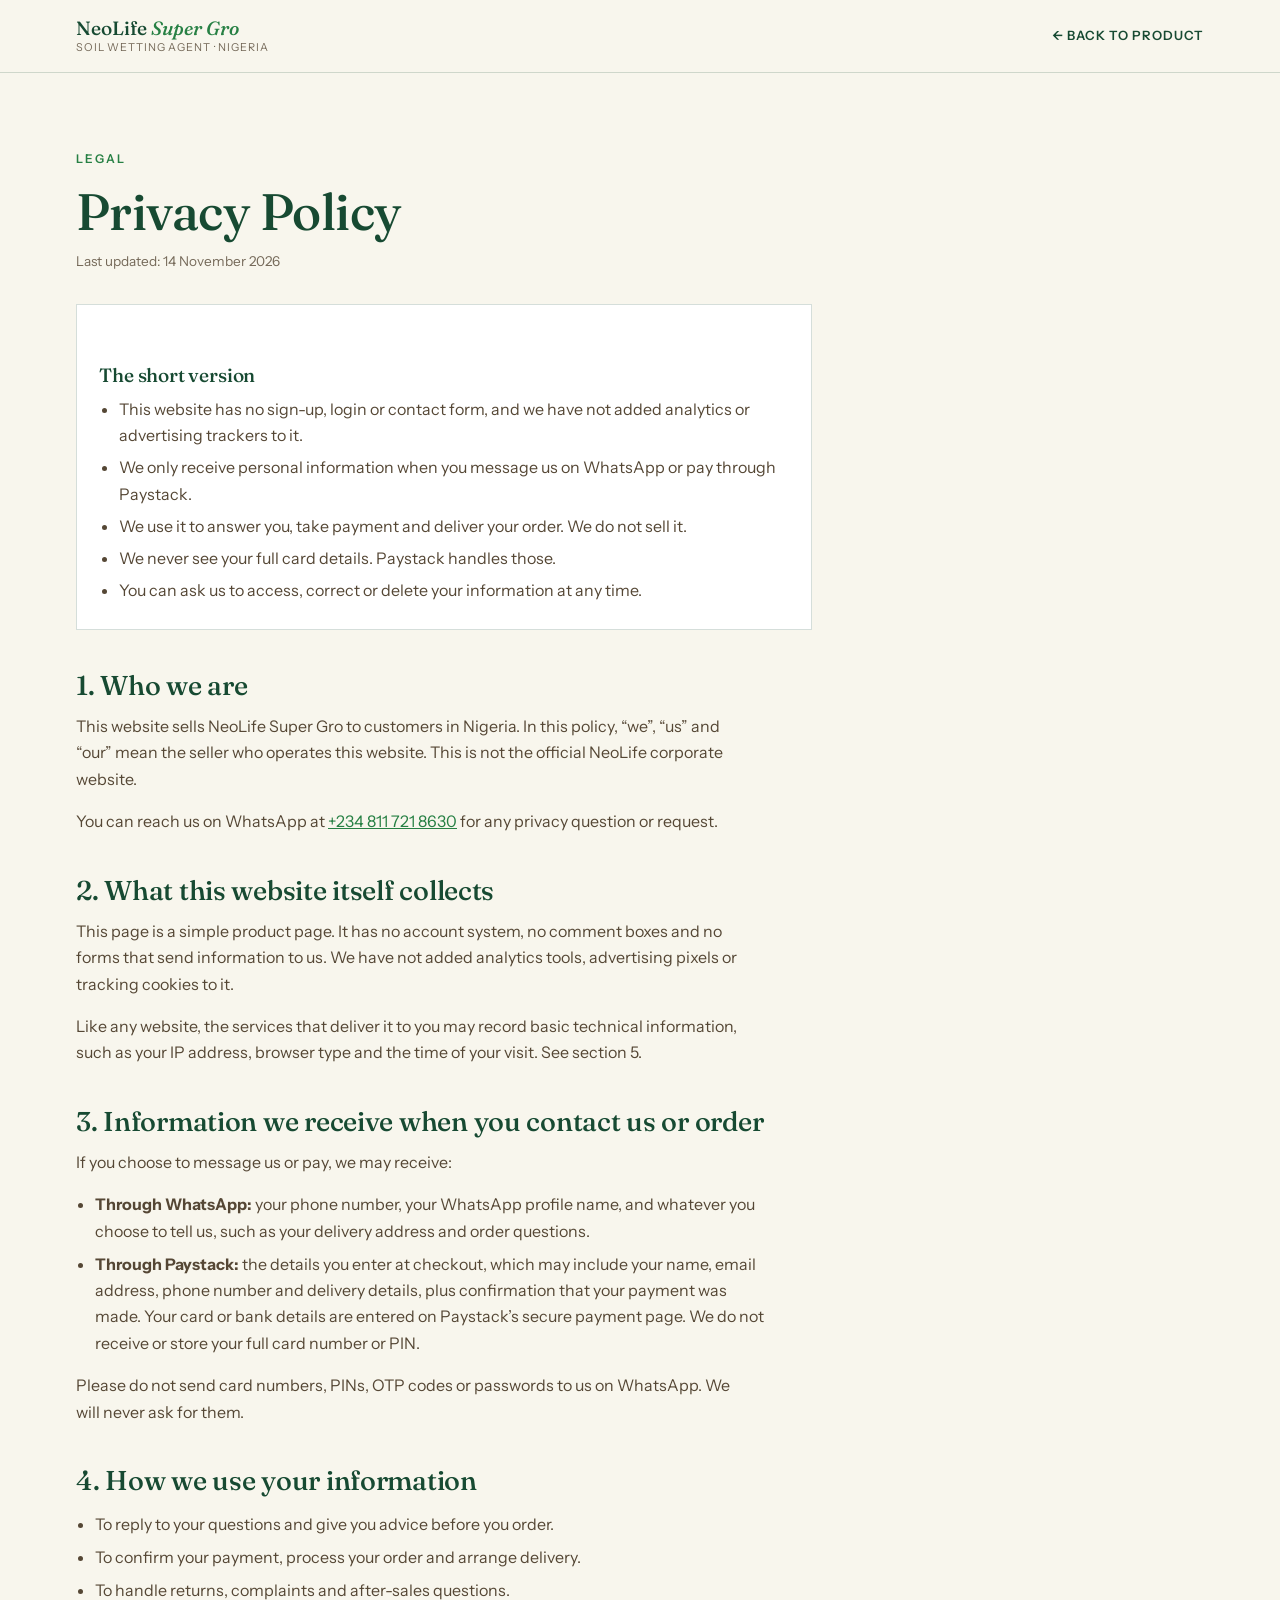
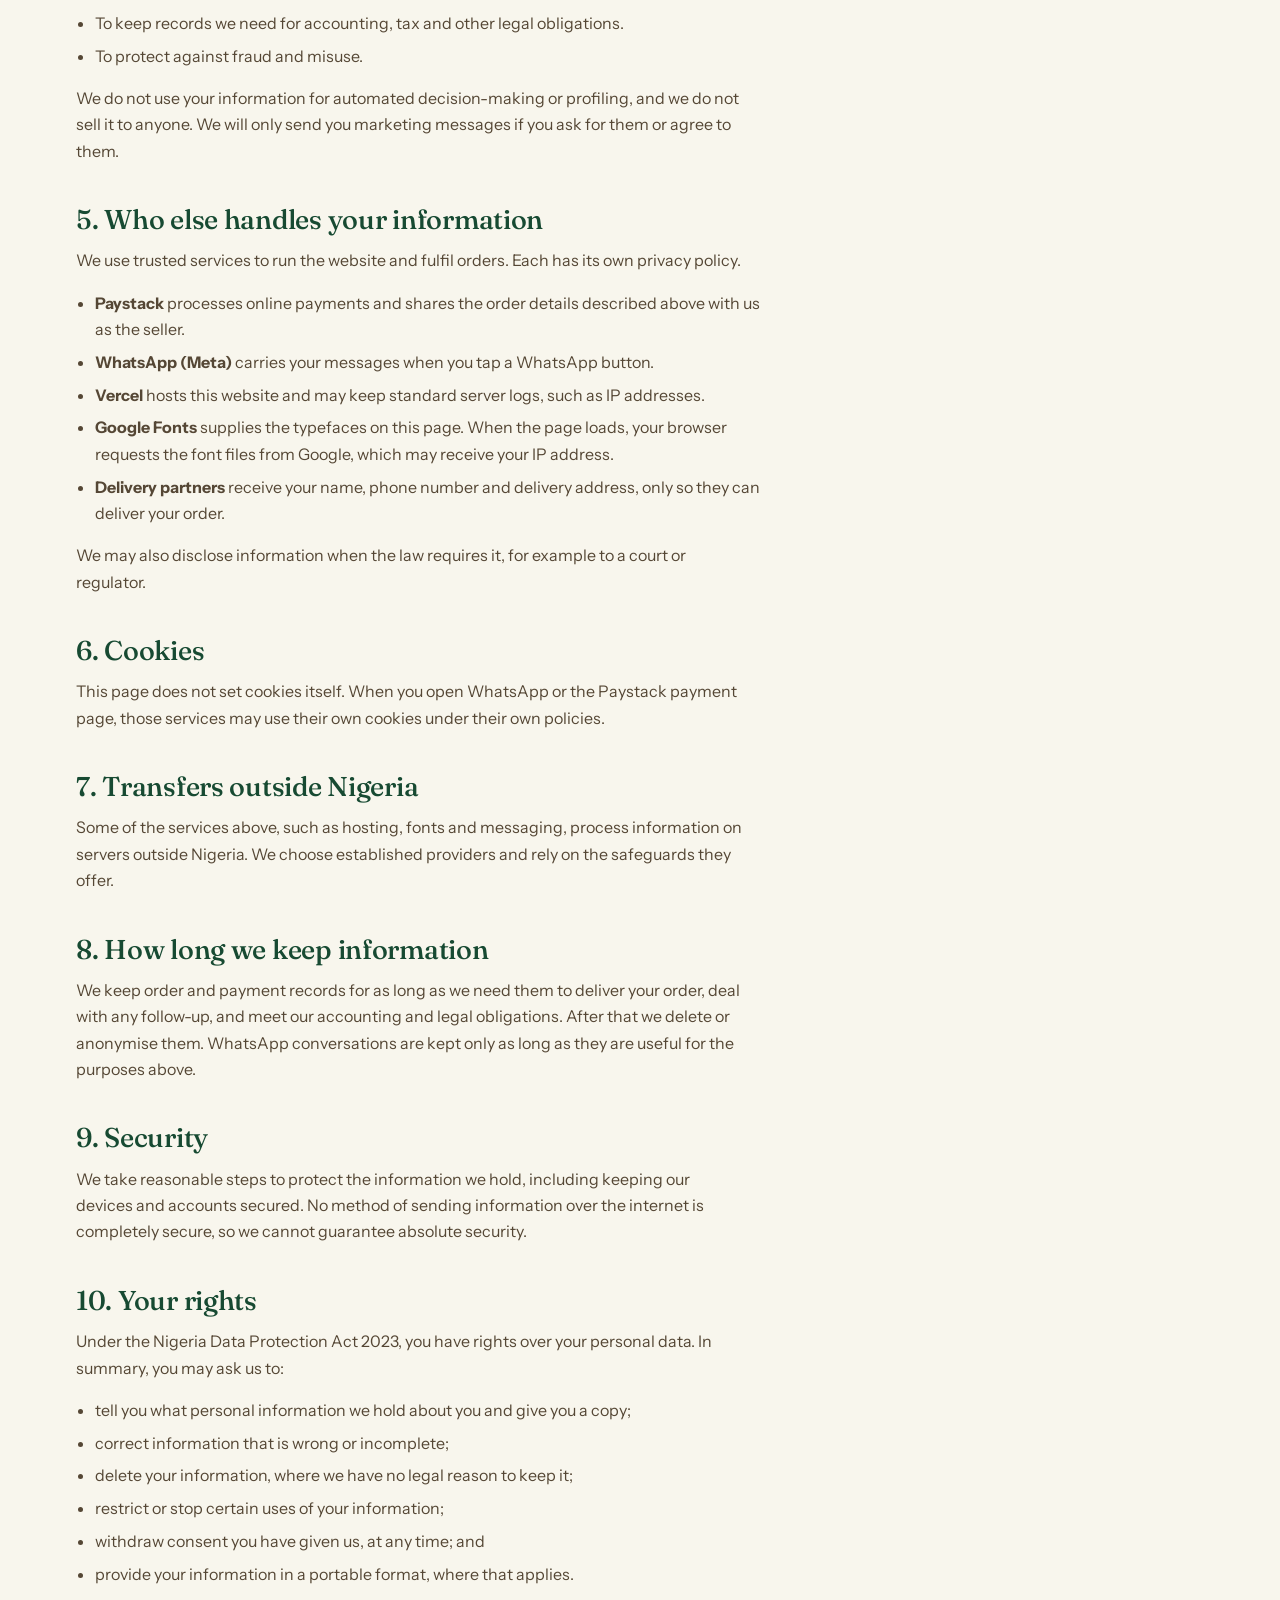
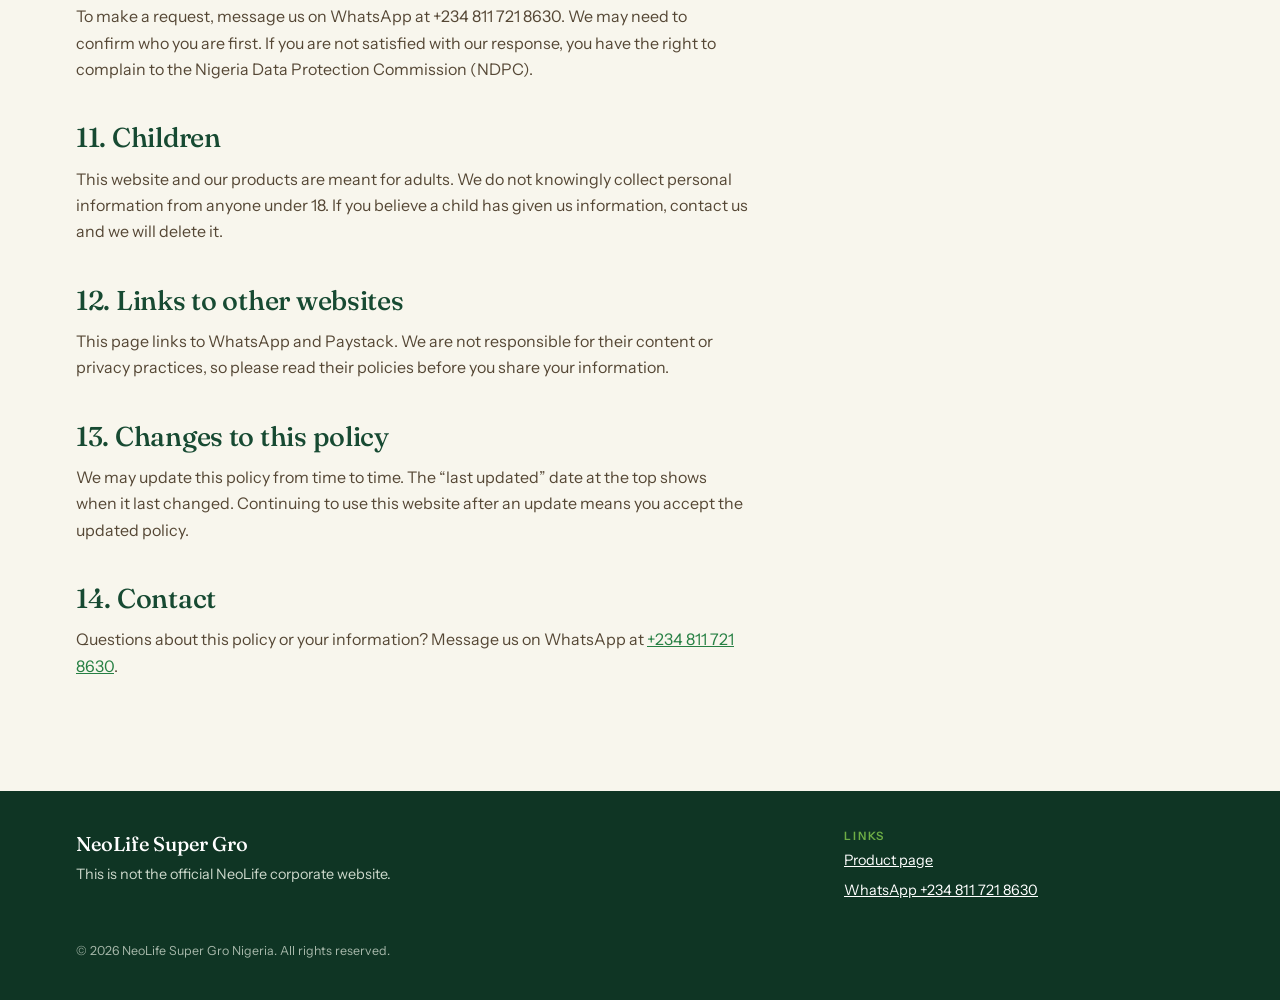
<file: privacy.html>
<!doctype html>
<html lang="en-NG">
<head>
  <meta charset="utf-8">
  <meta name="viewport" content="width=device-width, initial-scale=1">
  <title>Privacy Policy | NeoLife Super Gro Nigeria</title>
  <meta name="description" content="How NeoLife Super Gro Nigeria collects, uses and protects your personal information when you browse, order or pay online.">
  <meta name="robots" content="index,follow">
  <meta name="theme-color" content="#174A32">
  <link rel="icon" href="data:image/svg+xml,%3Csvg xmlns='http://www.w3.org/2000/svg' viewBox='0 0 32 32'%3E%3Crect width='32' height='32' fill='%23174A32'/%3E%3Cpath d='M16 6c5 5 7 8.500 7 12a7 7 0 0 1-14 0c0-3.500 2-7 7-12z' fill='%23F8F6ED'/%3E%3C/svg%3E">
  <link rel="preconnect" href="https://fonts.googleapis.com">
  <link rel="preconnect" href="https://fonts.gstatic.com" crossorigin>
  <link href="https://fonts.googleapis.com/css2?family=Fraunces:opsz,wght@9..144,400;9..144,500;9..144,600&family=Instrument+Sans:wght@400;500;600;700&display=swap" rel="stylesheet">
  <link rel="stylesheet" href="styles.css">
  <style>
    body{padding-bottom:0}
    .legal-top{display:flex;align-items:center;justify-content:space-between;gap:1rem}
    .legal-back{font:600 .8rem/1 var(--sans);letter-spacing:.08em;text-transform:uppercase;text-decoration:none;color:var(--forest);padding:.9rem 0}
    .legal-back:hover{text-decoration:underline}
    .legal{padding:clamp(2.5rem,7vw,5rem) 0 clamp(3rem,8vw,6rem)}
    .legal .doc{max-width:46rem}
    .legal h1{font-size:clamp(2rem,6vw,3.2rem);margin-bottom:.6rem}
    .legal .updated{font-size:.85rem;opacity:.8;margin-bottom:2rem}
    .legal .summary{border:1px solid var(--line);background:var(--white);padding:1.25rem 1.4rem;margin:0 0 2.5rem}
    .legal .summary h2{font-size:1.2rem;margin-bottom:.6rem}
    .legal .summary ul{margin:0;padding-left:1.2rem}
    .legal .summary li{margin:.35rem 0}
    .legal h2{font-size:clamp(1.3rem,3.4vw,1.7rem);margin:2.5rem 0 .8rem}
    .legal p,.legal li{max-width:42rem}
    .legal ul{padding-left:1.2rem}
    .legal li{margin:.4rem 0}
    .legal a{color:var(--green)}
  </style>
</head>
<body>
  <header class="site-header">
    <div class="wrap bar legal-top">
      <a class="brand" href="index.html" aria-label="NeoLife Super Gro, back to the product page">
        <span class="brand-name">NeoLife <em>Super Gro</em></span>
        <span class="brand-sub">Soil wetting agent · Nigeria</span>
      </a>
      <a class="legal-back" href="index.html">← Back to product</a>
    </div>
  </header>

  <main class="legal">
    <div class="wrap">
      <article class="doc">
        <p class="eyebrow">Legal</p>
        <h1>Privacy Policy</h1>
        <p class="updated">Last updated: 14 November 2026</p>

        <div class="summary">
          <h2>The short version</h2>
          <ul>
            <li>This website has no sign-up, login or contact form, and we have not added analytics or advertising trackers to it.</li>
            <li>We only receive personal information when you message us on WhatsApp or pay through Paystack.</li>
            <li>We use it to answer you, take payment and deliver your order. We do not sell it.</li>
            <li>We never see your full card details. Paystack handles those.</li>
            <li>You can ask us to access, correct or delete your information at any time.</li>
          </ul>
        </div>

        <h2>1. Who we are</h2>
        <p>This website sells NeoLife Super Gro to customers in Nigeria. In this policy, “we”, “us” and “our” mean the seller who operates this website. This is not the official NeoLife corporate website.</p>
        <p>You can reach us on WhatsApp at <a href="https://wa.me/2348117218630" target="_blank" rel="noopener">+234 811 721 8630</a> for any privacy question or request.</p>

        <h2>2. What this website itself collects</h2>
        <p>This page is a simple product page. It has no account system, no comment boxes and no forms that send information to us. We have not added analytics tools, advertising pixels or tracking cookies to it.</p>
        <p>Like any website, the services that deliver it to you may record basic technical information, such as your IP address, browser type and the time of your visit. See section 5.</p>

        <h2>3. Information we receive when you contact us or order</h2>
        <p>If you choose to message us or pay, we may receive:</p>
        <ul>
          <li><strong>Through WhatsApp:</strong> your phone number, your WhatsApp profile name, and whatever you choose to tell us, such as your delivery address and order questions.</li>
          <li><strong>Through Paystack:</strong> the details you enter at checkout, which may include your name, email address, phone number and delivery details, plus confirmation that your payment was made. Your card or bank details are entered on Paystack’s secure payment page. We do not receive or store your full card number or PIN.</li>
        </ul>
        <p>Please do not send card numbers, PINs, OTP codes or passwords to us on WhatsApp. We will never ask for them.</p>

        <h2>4. How we use your information</h2>
        <ul>
          <li>To reply to your questions and give you advice before you order.</li>
          <li>To confirm your payment, process your order and arrange delivery.</li>
          <li>To handle returns, complaints and after-sales questions.</li>
          <li>To keep records we need for accounting, tax and other legal obligations.</li>
          <li>To protect against fraud and misuse.</li>
        </ul>
        <p>We do not use your information for automated decision-making or profiling, and we do not sell it to anyone. We will only send you marketing messages if you ask for them or agree to them.</p>

        <h2>5. Who else handles your information</h2>
        <p>We use trusted services to run the website and fulfil orders. Each has its own privacy policy.</p>
        <ul>
          <li><strong>Paystack</strong> processes online payments and shares the order details described above with us as the seller.</li>
          <li><strong>WhatsApp (Meta)</strong> carries your messages when you tap a WhatsApp button.</li>
          <li><strong>Vercel</strong> hosts this website and may keep standard server logs, such as IP addresses.</li>
          <li><strong>Google Fonts</strong> supplies the typefaces on this page. When the page loads, your browser requests the font files from Google, which may receive your IP address.</li>
          <li><strong>Delivery partners</strong> receive your name, phone number and delivery address, only so they can deliver your order.</li>
        </ul>
        <p>We may also disclose information when the law requires it, for example to a court or regulator.</p>

        <h2>6. Cookies</h2>
        <p>This page does not set cookies itself. When you open WhatsApp or the Paystack payment page, those services may use their own cookies under their own policies.</p>

        <h2>7. Transfers outside Nigeria</h2>
        <p>Some of the services above, such as hosting, fonts and messaging, process information on servers outside Nigeria. We choose established providers and rely on the safeguards they offer.</p>

        <h2>8. How long we keep information</h2>
        <p>We keep order and payment records for as long as we need them to deliver your order, deal with any follow-up, and meet our accounting and legal obligations. After that we delete or anonymise them. WhatsApp conversations are kept only as long as they are useful for the purposes above.</p>

        <h2>9. Security</h2>
        <p>We take reasonable steps to protect the information we hold, including keeping our devices and accounts secured. No method of sending information over the internet is completely secure, so we cannot guarantee absolute security.</p>

        <h2>10. Your rights</h2>
        <p>Under the Nigeria Data Protection Act 2023, you have rights over your personal data. In summary, you may ask us to:</p>
        <ul>
          <li>tell you what personal information we hold about you and give you a copy;</li>
          <li>correct information that is wrong or incomplete;</li>
          <li>delete your information, where we have no legal reason to keep it;</li>
          <li>restrict or stop certain uses of your information;</li>
          <li>withdraw consent you have given us, at any time; and</li>
          <li>provide your information in a portable format, where that applies.</li>
        </ul>
        <p>To make a request, message us on WhatsApp at +234 811 721 8630. We may need to confirm who you are first. If you are not satisfied with our response, you have the right to complain to the Nigeria Data Protection Commission (NDPC).</p>

        <h2>11. Children</h2>
        <p>This website and our products are meant for adults. We do not knowingly collect personal information from anyone under 18. If you believe a child has given us information, contact us and we will delete it.</p>

        <h2>12. Links to other websites</h2>
        <p>This page links to WhatsApp and Paystack. We are not responsible for their content or privacy practices, so please read their policies before you share your information.</p>

        <h2>13. Changes to this policy</h2>
        <p>We may update this policy from time to time. The “last updated” date at the top shows when it last changed. Continuing to use this website after an update means you accept the updated policy.</p>

        <h2>14. Contact</h2>
        <p>Questions about this policy or your information? Message us on WhatsApp at <a href="https://wa.me/2348117218630" target="_blank" rel="noopener">+234 811 721 8630</a>.</p>
      </article>
    </div>
  </main>

  <footer class="site-footer">
    <div class="wrap foot">
      <div>
        <p class="foot-name">NeoLife Super Gro</p>
        <p>This is not the official NeoLife corporate website.</p>
      </div>
      <div>
        <p class="foot-h">Links</p>
        <p><a href="index.html">Product page</a></p>
        <p><a href="https://wa.me/2348117218630" target="_blank" rel="noopener">WhatsApp +234 811 721 8630</a></p>
      </div>
      <p class="fine">© <span id="year">2026</span> NeoLife Super Gro Nigeria. All rights reserved.</p>
    </div>
  </footer>
  <script>var y=document.getElementById('year');if(y)y.textContent=new Date().getFullYear();</script>
</body>
</html>
</file>
<file: styles.css>
/* NeoLife Super Gro landing page
   Structure: tokens → base → components → sections → breakpoints */

:root{
  --forest:#174A32;
  --green:#278044;
  --botanical:#6DAD45;
  --cream:#F8F6ED;
  --white:#fff;
  --brown:#554735;
  --gold:#E8A83B;
  --line:rgba(23,74,50,.18);
  --serif:"Fraunces",Georgia,"Times New Roman",serif;
  --sans:"Instrument Sans",system-ui,-apple-system,"Segoe UI",Roboto,Arial,sans-serif;
  --gutter:clamp(1.25rem,5vw,3.5rem);
  --max:1180px;
  --header:64px;
}

*,*::before,*::after{box-sizing:border-box}
html{scroll-behavior:smooth;-webkit-text-size-adjust:100%}
body{margin:0;background:var(--cream);color:var(--brown);font:400 1rem/1.65 var(--sans);overflow-x:hidden}
img{max-width:100%;height:auto;display:block}
a{color:var(--green)}
h1,h2,h3{font-family:var(--serif);color:var(--forest);font-weight:500;line-height:1.12;margin:0;letter-spacing:-.01em;text-wrap:balance}
p{margin:0 0 1em}
section[id]{scroll-margin-top:var(--header)}
.wrap{width:100%;max-width:var(--max);margin-inline:auto;padding-inline:var(--gutter)}
.sr{position:absolute;width:1px;height:1px;overflow:hidden;clip:rect(0 0 0 0);white-space:nowrap}
.skip{position:absolute;left:-999px;top:0;background:var(--forest);color:#fff;padding:.75rem 1rem;z-index:100}
.skip:focus{left:0}
:focus-visible{outline:3px solid var(--gold);outline-offset:3px}

.eyebrow{font:600 .75rem/1 var(--sans);letter-spacing:.16em;text-transform:uppercase;color:var(--green);margin:0 0 1.1rem}
.hero-copy .eyebrow{margin-bottom:.7rem}
.eyebrow-light{color:var(--botanical)}
.eyebrow-gold{color:var(--gold)}

/* Buttons: square-cornered, deliberate */
.btn{display:inline-flex;align-items:center;justify-content:center;gap:.6rem;min-height:48px;padding:.8rem 1.4rem;border:2px solid transparent;border-radius:2px;font:700 .9rem/1.2 var(--sans);letter-spacing:.04em;text-transform:uppercase;text-decoration:none;text-align:center;cursor:pointer;transition:background-color .2s,color .2s,border-color .2s,transform .2s}
.btn:active{transform:translateY(1px)}
.btn-lg{min-height:54px;padding:1rem 1.6rem}
.btn-sm{min-height:44px;padding:.55rem 1.1rem;font-size:.8rem}
.btn-solid{background:var(--forest);color:#fff;border-color:var(--forest)}
.btn-solid:hover{background:var(--green);border-color:var(--green)}
.btn-line{background:transparent;color:var(--forest);border-color:var(--forest)}
.btn-line:hover{background:var(--forest);color:#fff}
.btn-gold{background:var(--gold);color:#2b1d05;border-color:var(--gold)}
.btn-gold:hover{background:#f2b955;border-color:#f2b955}
.btn-line-light{background:transparent;color:var(--cream);border-color:rgba(248,246,237,.6)}
.btn-line-light:hover{background:var(--cream);color:var(--forest);border-color:var(--cream)}
.btn-wa{background:#25D366;border-color:#25D366;color:#fff}
.btn-wa:hover{background:#1fb858;border-color:#1fb858}
.btn-row{display:flex;flex-direction:column;gap:.75rem;max-width:26rem}
.pay-note{margin:.9rem 0 0!important;font-size:.8rem;opacity:.8}
.ico{width:20px;height:20px;fill:currentColor;flex:none}

/* Header */
.site-header{position:sticky;top:0;z-index:50;background:rgba(248,246,237,.96);border-bottom:1px solid var(--line);backdrop-filter:blur(6px)}
.bar{display:flex;align-items:center;justify-content:space-between;min-height:var(--header);gap:1rem;position:relative}
.brand{text-decoration:none;display:flex;flex-direction:column;line-height:1.1;min-width:0}
.brand-name{font:500 1.2rem/1.1 var(--serif);color:var(--forest)}
.brand-name em{font-style:italic;color:var(--green)}
.brand-sub{font-size:.68rem;letter-spacing:.08em;text-transform:uppercase;color:var(--brown);opacity:.8;margin-top:.2rem}
.site-nav{display:none;align-items:center;gap:1.75rem}
.site-nav a:not(.btn){color:var(--forest);text-decoration:none;font-weight:500;font-size:.95rem;padding:.5rem 0;border-bottom:2px solid transparent}
.site-nav a:not(.btn):hover{border-color:var(--botanical)}
.menu-btn{width:48px;height:48px;border:1px solid var(--line);background:transparent;border-radius:2px;display:grid;place-items:center;cursor:pointer;flex:none}
.menu-lines,.menu-lines::before,.menu-lines::after{display:block;width:20px;height:2px;background:var(--forest);content:"";transition:transform .2s,opacity .2s}
.menu-lines{position:relative}
.menu-lines::before{position:absolute;top:-6px}
.menu-lines::after{position:absolute;top:6px}
.menu-btn[aria-expanded="true"] .menu-lines{background:transparent}
.menu-btn[aria-expanded="true"] .menu-lines::before{transform:translateY(6px) rotate(45deg)}
.menu-btn[aria-expanded="true"] .menu-lines::after{transform:translateY(-6px) rotate(-45deg)}
.site-nav.open{display:flex;flex-direction:column;align-items:stretch;gap:0;position:absolute;left:0;right:0;top:100%;background:var(--cream);border-bottom:1px solid var(--line);padding:.5rem var(--gutter) 1.25rem}
.site-nav.open a:not(.btn){padding:.9rem 0;border-bottom:1px solid var(--line);font-size:1.05rem}
.site-nav.open .btn{margin-top:1rem}

/* Botanical line art */
.sprig{width:70px;height:128px;color:var(--botanical);opacity:.55;pointer-events:none}

/* 1 Hero: mobile-first, product leads */
.hero{display:grid}
.hero-visual{position:relative;background:var(--forest);display:grid;place-items:center;padding:1rem var(--gutter);overflow:hidden;min-height:clamp(200px,30svh,260px)}
.disc{position:absolute;width:min(60vw,230px);aspect-ratio:1;border-radius:50%;background:var(--cream);left:50%;top:50%;transform:translate(-50%,-52%)}
.bottle{position:relative;height:clamp(170px,26svh,225px);width:auto;filter:drop-shadow(0 14px 18px rgba(0,0,0,.25))}
.sprig-a{position:absolute;right:max(1rem,4vw);bottom:-8px;width:56px;height:104px;color:var(--botanical);opacity:.8}
.hero-note{display:none;position:absolute;left:var(--gutter);bottom:.9rem;margin:0;color:rgba(248,246,237,.85);font-size:.7rem;letter-spacing:.12em;text-transform:uppercase;max-width:46%}
.hero-copy{padding:1.25rem var(--gutter) 2.5rem;max-width:640px;margin-inline:auto;width:100%}
.hero-copy h1{font-size:clamp(1.85rem,7.4vw,2.9rem)}
.lede{margin:.8rem 0 1.1rem;font-size:.98rem;line-height:1.55;max-width:34em}

.price-lockup{border-top:1px solid var(--line);border-bottom:1px solid var(--line);padding:.8rem 0;margin-bottom:1.4rem;display:flex;flex-wrap:wrap;align-items:center;gap:.6rem 1.5rem}
.price-main{display:flex;align-items:baseline;gap:.9rem}
.was{font:400 1.15rem var(--sans);opacity:.75;text-decoration-thickness:2px}
.now{font:600 clamp(2.3rem,10vw,3.2rem)/1 var(--serif);color:var(--forest)}
.price-tags{display:flex;flex-wrap:wrap;align-items:center;gap:.4rem .8rem}
.save{font:700 .85rem/1 var(--sans);letter-spacing:.08em;text-transform:uppercase;background:var(--gold);color:#2b1d05;padding:.45rem .65rem;border-radius:2px}
.ship{font:600 .8rem/1 var(--sans);letter-spacing:.1em;text-transform:uppercase;color:var(--green)}
.cta-row{display:flex;flex-direction:column;gap:.75rem}

/* 2 Intro */
.intro{padding:clamp(3.5rem,9vw,7rem) 0;background:var(--white)}
.intro-grid{display:grid;gap:1.5rem}
.intro-fig{margin:1.25rem 0 0;max-width:320px}
.intro-fig img{width:100%;height:auto;aspect-ratio:4/3;object-fit:cover}
.intro h2{font-size:clamp(2rem,6vw,3.4rem);margin-bottom:1.5rem}
.intro .big{font:400 clamp(1.2rem,3.2vw,1.55rem)/1.5 var(--serif);color:var(--forest)}
.intro-body p:last-child{max-width:38em}

/* 3 Benefits */
.benefits{padding:clamp(3.5rem,9vw,7rem) 0}
.benefits-grid{display:grid;gap:2.25rem}
.benefits h2{font-size:clamp(1.7rem,5vw,2.6rem)}
.benefit-fig{display:none}
.benefit-list{list-style:none;margin:0;padding:0}
.benefit-list li{display:grid;grid-template-columns:3rem 1fr;gap:1rem;padding:1.5rem 0;border-top:1px solid var(--line)}
.benefit-list li:last-child{border-bottom:1px solid var(--line)}
.num{font:400 1.6rem/1 var(--serif);color:var(--botanical)}
.benefit-list h3{font:500 1.35rem/1.2 var(--serif);margin-bottom:.4rem}
.benefit-list p{margin:0;max-width:34em}

/* 4 Process */
.process{background:var(--forest);color:#e7efe6;padding:clamp(3.5rem,9vw,6.5rem) 0}
.process h2{color:#fff;font-size:clamp(1.8rem,5.4vw,2.8rem);margin-bottom:2.5rem}
.steps{list-style:none;margin:0;padding:0;display:grid;gap:0;counter-reset:s}
.steps li{position:relative;padding:0 0 2rem 4.25rem;border-left:1px solid rgba(248,246,237,.28);margin-left:1.2rem}
.steps li:last-child{padding-bottom:0;border-color:transparent}
.step-n{position:absolute;left:-1.2rem;top:-.2rem;width:2.4rem;height:2.4rem;display:grid;place-items:center;background:var(--forest);font:500 1.1rem var(--serif);color:var(--gold);border:1px solid var(--gold);border-radius:50%}
.steps h3{color:#fff;font:500 1.5rem/1.2 var(--serif);margin-bottom:.4rem;padding-left:.2rem}
.steps p{margin:0;max-width:30em;padding-left:.2rem}
.process-note{margin:2.5rem 0 0;padding-top:1.25rem;border-top:1px solid rgba(248,246,237,.2);font-size:.92rem;max-width:44em}
.process-note a{color:var(--gold)}

/* 5 Uses: asymmetric photo mosaic */
.uses{padding:clamp(3.5rem,9vw,7rem) 0;background:var(--white)}
.uses-head{margin-bottom:2rem}
.uses h2{font-size:clamp(1.7rem,5vw,2.6rem);max-width:16em}
.mosaic{display:grid;grid-template-columns:1fr 1fr;grid-auto-rows:minmax(150px,26vw);gap:.6rem}
.tile{position:relative;margin:0;overflow:hidden;background:#dfe8d6;display:flex;align-items:flex-end}
.tile img{position:absolute;inset:0;width:100%;height:100%;object-fit:cover}
.tile figcaption{position:relative;z-index:1;width:100%;padding:2rem .9rem .75rem;color:#fff;font:600 .95rem/1.2 var(--sans);background:linear-gradient(transparent,rgba(12,40,26,.72))}
.t1{grid-column:1/-1;grid-row:span 2}
.uses-note{margin:1.25rem 0 0;font-size:.9rem;max-width:42em}

/* 6 Offer */
.offer{background:var(--forest);color:var(--cream);padding:clamp(3.5rem,9vw,6.5rem) 0;position:relative;border-top:6px solid var(--gold)}
.offer-grid{display:grid;gap:2.5rem}
.offer h2{color:#fff;font-size:clamp(1.9rem,5.6vw,3rem);margin-bottom:1rem}
.offer-copy p{max-width:28em;margin-bottom:1.75rem}
.offer-price{border:1px solid rgba(248,246,237,.35);padding:1.75rem clamp(1.1rem,4vw,2.25rem);position:relative}
.offer-price::before{content:"";position:absolute;inset:6px;border:1px solid rgba(232,168,59,.45);pointer-events:none}
.offer-price dl{margin:0}
.offer-price dl>div{display:flex;flex-direction:column;gap:.15rem}
.offer-price dt{font:600 .72rem/1 var(--sans);letter-spacing:.16em;text-transform:uppercase;opacity:.8}
.offer-price dd{margin:0}
.row-was{margin-bottom:1rem}
.row-was dd{font:400 1.6rem var(--sans);opacity:.8}
.row-now dd{font:500 clamp(3rem,13vw,5.2rem)/1 var(--serif);color:#fff}
.offer-save{margin:1.25rem 0 .35rem;font:700 1.25rem/1.1 var(--sans);letter-spacing:.06em;text-transform:uppercase;color:var(--gold)}
.offer-ship{margin:0;font:600 .9rem/1 var(--sans);letter-spacing:.14em;text-transform:uppercase}

/* Label directions (How it works) */
.label-dir{margin-top:2.75rem;padding:1.5rem clamp(1.1rem,3vw,2rem);border:1px solid rgba(248,246,237,.3);max-width:44rem}
.label-dir h3{color:var(--gold);font:600 .75rem/1 var(--sans);letter-spacing:.16em;text-transform:uppercase;margin-bottom:.9rem}
.label-dir p{margin:0 0 1rem}
.label-dir dl{margin:0}
.label-dir dl>div{display:flex;flex-wrap:wrap;align-items:baseline;gap:.2rem 1rem;padding:.7rem 0;border-top:1px solid rgba(248,246,237,.18)}
.label-dir dt{font:500 1.5rem/1.1 var(--serif);color:#fff;min-width:7.5rem}
.label-dir dt small{font:400 .8rem var(--sans);opacity:.8}
.label-dir dd{margin:0}
.label-dir + .process-note{margin-top:1.5rem}

/* 7 Trust */
.trust{padding:clamp(3.5rem,9vw,7rem) 0}
.trust-grid{display:grid;gap:2rem;align-items:center}
.trust-media img{width:100%;max-width:340px;height:auto;border:8px solid var(--white);outline:1px solid var(--line)}
.media-cap{margin:.7rem 0 0;font-size:.78rem;letter-spacing:.1em;text-transform:uppercase;opacity:.8}
.trust h2{font-size:clamp(1.8rem,5.2vw,2.8rem);margin-bottom:1rem}
.checks{list-style:none;margin:1.25rem 0 0;padding:0;display:grid;gap:.1rem}
.checks li{display:flex;align-items:center;gap:.8rem;padding:.8rem 0;border-top:1px solid var(--line);font-weight:500;color:var(--forest)}
.checks li:last-child{border-bottom:1px solid var(--line)}
.checks svg{width:20px;height:20px;flex:none;color:var(--green)}

/* 8 FAQ */
.faq{padding:clamp(3.5rem,9vw,7rem) 0;background:var(--white)}
.faq-grid{display:grid;gap:2rem}
.faq h2{font-size:clamp(1.7rem,5vw,2.5rem);margin-bottom:1rem}
.faq-list details{border-top:1px solid var(--line)}
.faq-list details:last-child{border-bottom:1px solid var(--line)}
.faq-list summary{list-style:none;cursor:pointer;display:flex;justify-content:space-between;align-items:center;gap:1rem;padding:1.1rem 0;min-height:56px;font:500 1.1rem/1.3 var(--serif);color:var(--forest)}
.faq-list summary::-webkit-details-marker{display:none}
.faq-list summary::after{content:"+";font:400 1.6rem/1 var(--sans);color:var(--green);flex:none;transition:transform .2s}
.faq-list details[open] summary::after{transform:rotate(45deg)}
.faq-list details p{margin:0 0 1.25rem;max-width:40em}

/* 9 Final */
.final{background:var(--forest);color:var(--cream);padding:clamp(3.5rem,9vw,6rem) 0 0;position:relative;overflow:hidden}
.final-grid{display:grid;gap:1rem}
.final h2{color:#fff;font-size:clamp(1.9rem,5.8vw,3.1rem);margin-bottom:1rem}
.final-copy{padding-bottom:1rem}
.final-copy>p{max-width:28em}
.final-save{display:inline-block;font:700 1rem/1 var(--sans);letter-spacing:.08em;text-transform:uppercase;background:var(--gold);color:#2b1d05;padding:.55rem .8rem;border-radius:2px;margin-bottom:1.5rem!important}
.final-visual{position:relative;display:grid;place-items:end center;min-height:280px}
.final-visual .disc{width:min(70vw,300px);top:auto;bottom:-70px;transform:translateX(-50%)}
.final-visual img{position:relative;height:clamp(240px,40svh,340px);width:auto;filter:drop-shadow(0 14px 18px rgba(0,0,0,.28))}
.sprig-c{position:absolute;left:var(--gutter);bottom:0;width:50px;height:92px;color:var(--botanical);opacity:.5;display:none}

/* 10 Footer */
.site-footer{background:#0f3524;color:#cdd9cc;padding:2.5rem 0 2rem;font-size:.9rem}
.foot{display:grid;gap:1.5rem}
.foot p{margin:0 0 .4rem}
.foot a{color:#fff}
.foot-name{font:500 1.25rem var(--serif);color:#fff}
.foot-h{font:600 .72rem/1 var(--sans);letter-spacing:.16em;text-transform:uppercase;color:var(--botanical)}
.fine{font-size:.78rem;opacity:.8;max-width:60em}

/* Floating / sticky WhatsApp */
.wa-float{display:none}
.wa-bar{display:flex;gap:.6rem;position:fixed;left:0;right:0;bottom:0;z-index:40;padding:.6rem var(--gutter) calc(.6rem + env(safe-area-inset-bottom));background:var(--forest);box-shadow:0 -4px 14px rgba(0,0,0,.18);transition:transform .25s}
.wa-bar .btn-gold{flex:1;min-width:0;font-size:.8rem;letter-spacing:.02em}
.wa-bar .btn-wa{flex:none;width:56px;padding:0}
.wa-bar.hide{transform:translateY(110%)}
body{padding-bottom:72px}

/* Narrow phones (320–360) */
@media (max-width:359px){
  .brand-sub{display:none}
  .btn{padding-inline:1rem;font-size:.82rem}
  .wa-bar .btn-gold{font-size:.72rem;padding-inline:.5rem}
}

/* Large phones / small tablets */
@media (min-width:600px){
  .cta-row,.btn-row{flex-direction:row;flex-wrap:wrap}
  .btn-row{max-width:none}
  .mosaic{grid-template-columns:repeat(3,1fr);grid-auto-rows:minmax(160px,20vw)}
  .t1{grid-column:span 2;grid-row:span 2}
}

/* Tablet */
@media (min-width:768px){
  body{padding-bottom:0}
  .wa-bar{display:none}
  .wa-float{display:grid;place-items:center;position:fixed;right:1.25rem;bottom:1.25rem;width:60px;height:60px;border-radius:50%;background:#25D366;color:#fff;z-index:40;box-shadow:0 6px 16px rgba(0,0,0,.25);transition:transform .2s}
  .wa-float:hover{transform:scale(1.07)}
  .wa-float svg{width:32px;height:32px;fill:currentColor}
  .hero{grid-template-columns:5fr 6fr;min-height:min(calc(100svh - var(--header)),780px)}
  .hero-visual{order:2;min-height:0;padding:3rem 2rem}
  .hero-copy{order:1;align-self:center;padding:3rem var(--gutter);margin:0;max-width:none}
  .disc{width:min(44vw,420px)}
  .bottle{height:clamp(320px,56vh,580px)}
  .hero-note{display:block}
  .hero-copy .eyebrow{margin-bottom:1.1rem}
  .lede{font-size:1.02rem;margin:1rem 0 1.4rem}
  .price-lockup{padding:1rem 0}
  .price-tags{flex-direction:column;align-items:flex-start;gap:.3rem}
  .hero-copy{padding:3rem var(--gutter)}
  .sprig-a{width:70px;height:128px;right:2rem;bottom:1rem}
  .hero-note{left:2rem;bottom:1.25rem}
  .hero-copy h1{font-size:clamp(2rem,3.9vw,3.1rem)}
  .intro-grid{grid-template-columns:1fr 2fr;gap:3rem}
  .intro-fig{margin-top:1.5rem;max-width:none}
  .intro-fig img{aspect-ratio:3/4}
  .benefits-grid{grid-template-columns:5fr 6fr;gap:3rem}
  .benefits-head{position:sticky;top:calc(var(--header) + 2rem);align-self:start}
  .benefit-fig{display:block;margin:2rem 0 0}
  .benefit-fig img{height:300px;width:auto}
  .steps{grid-template-columns:repeat(3,1fr);gap:2rem}
  .steps li{margin:0;padding:3.25rem 0 0;border-left:0;border-top:1px solid rgba(248,246,237,.28)}
  .steps li:last-child{border-top-color:rgba(248,246,237,.28)}
  .step-n{left:0;top:-1.2rem}
  .offer-grid{grid-template-columns:1fr 1fr;align-items:center;gap:3rem}
  .trust-grid{grid-template-columns:1fr 1.3fr;gap:3.5rem}
  .faq-grid{grid-template-columns:1fr 2fr;gap:3rem}
  .faq-head{position:sticky;top:calc(var(--header) + 2rem);align-self:start}
  .final-grid{grid-template-columns:1.2fr 1fr;align-items:end;gap:2rem}
  .final-copy{padding-bottom:clamp(3rem,7vw,5rem)}
  .sprig-c{display:block}
  .foot{grid-template-columns:2fr 1fr;gap:2rem 3rem}
  .fine{grid-column:1/-1}
}

/* Desktop nav */
@media (min-width:900px){
  .menu-btn{display:none}
  .site-nav{display:flex}
}

@media (min-width:1280px){
  :root{--header:72px;--max:1240px}
  .hero-copy{padding-left:max(var(--gutter),calc((100vw - var(--max))/2 + var(--gutter)))}
  .mosaic{grid-auto-rows:minmax(190px,15vw)}
}

@media (min-width:1700px){
  :root{--max:1360px}
  .hero{min-height:min(860px,calc(100svh - var(--header)))}
}

/* Short landscape screens: don't force full-height hero */
@media (min-width:768px) and (max-height:620px){
  .hero{min-height:0}
}

@media (max-width:767px) and (max-height:700px){
  .hero-copy .eyebrow{display:none}
  .lede{display:none}
}

@media (prefers-reduced-motion:reduce){
  html{scroll-behavior:auto}
  *,*::before,*::after{transition:none!important}
}
</file>
